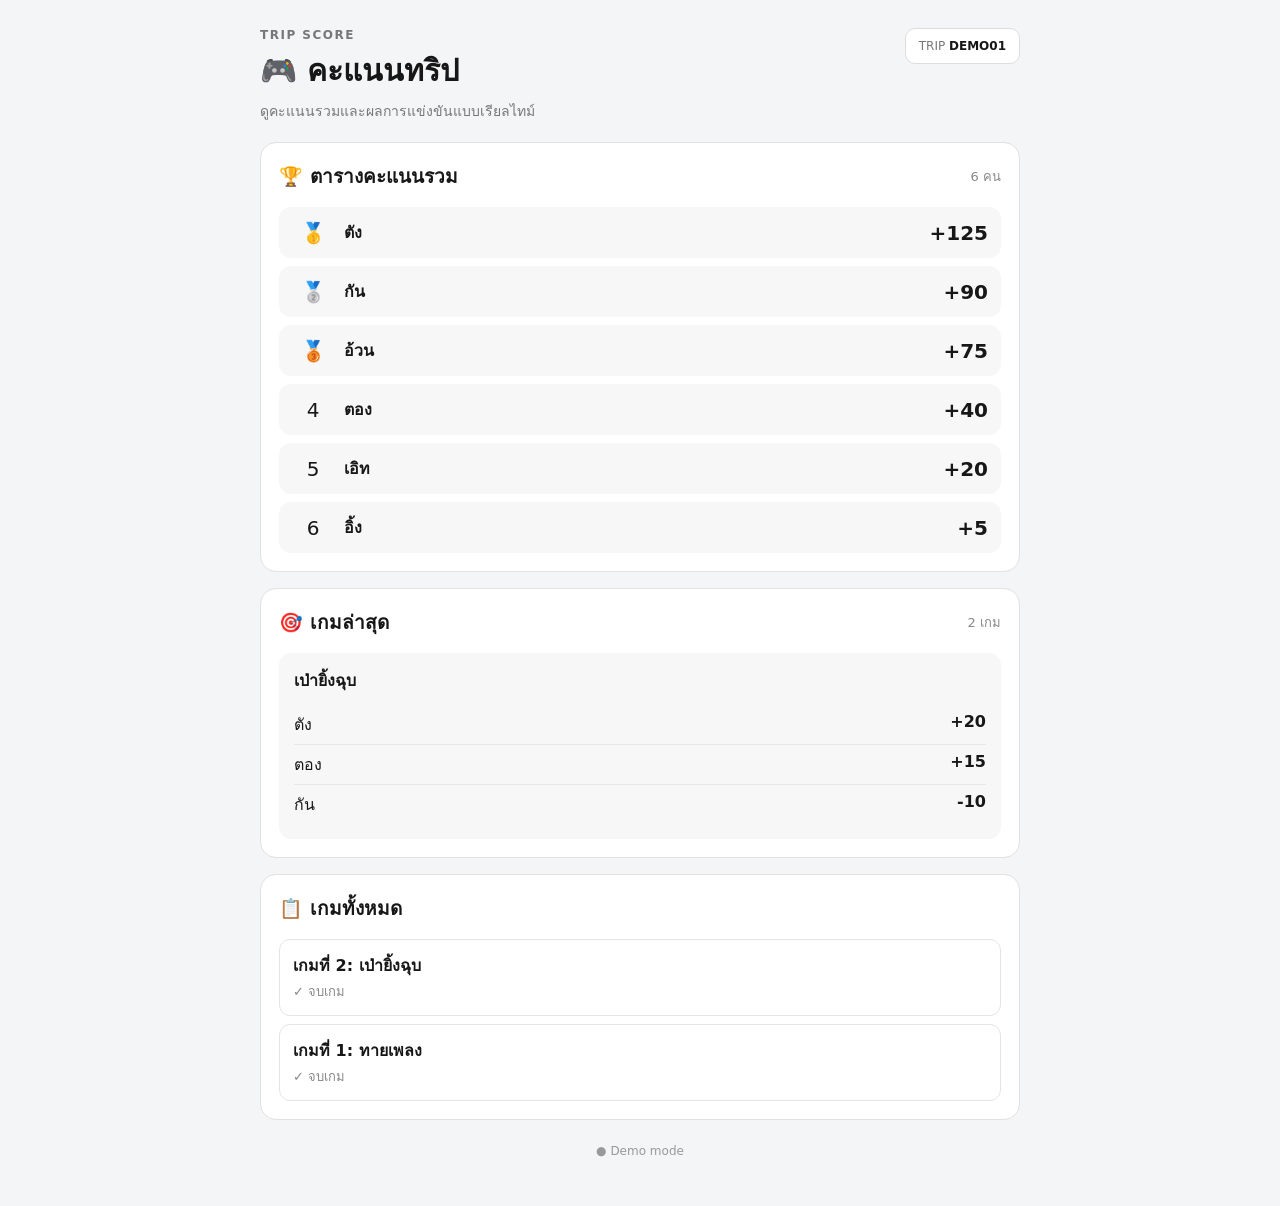
<file: index.html>
<!DOCTYPE html>
<html lang="th">
<head>
  <meta charset="UTF-8">
  <meta name="viewport" content="width=device-width, initial-scale=1.0">
  <title>Trip Score</title>
  <link rel="stylesheet" href="css/main.css">
</head>
<body>
  <main class="container">
    <header class="page-header">
      <div>
        <p class="eyebrow">TRIP SCORE</p>
        <h1>🎮 คะแนนทริป</h1>
        <p class="subtitle">ดูคะแนนรวมและผลการแข่งขันแบบเรียลไทม์</p>
      </div>
      <div class="trip-code">TRIP <strong id="tripCode">DEMO01</strong></div>
    </header>

    <section class="card">
      <div class="section-title">
        <h2>🏆 ตารางคะแนนรวม</h2>
        <span id="playerCount">0 คน</span>
      </div>
      <div id="leaderboard" class="leaderboard"></div>
    </section>

    <section class="card">
      <div class="section-title">
        <h2>🎯 เกมล่าสุด</h2>
        <span id="gameCount">0 เกม</span>
      </div>
      <div id="latestGame" class="game-summary"></div>
    </section>

    <section class="card">
      <div class="section-title">
        <h2>📋 เกมทั้งหมด</h2>
      </div>
      <div id="gameList" class="game-list"></div>
    </section>

    <footer>
      <span id="connectionStatus">● Demo mode</span>
    </footer>
  </main>

  <script src="js/home.js"></script>
</body>
</html>
</file>
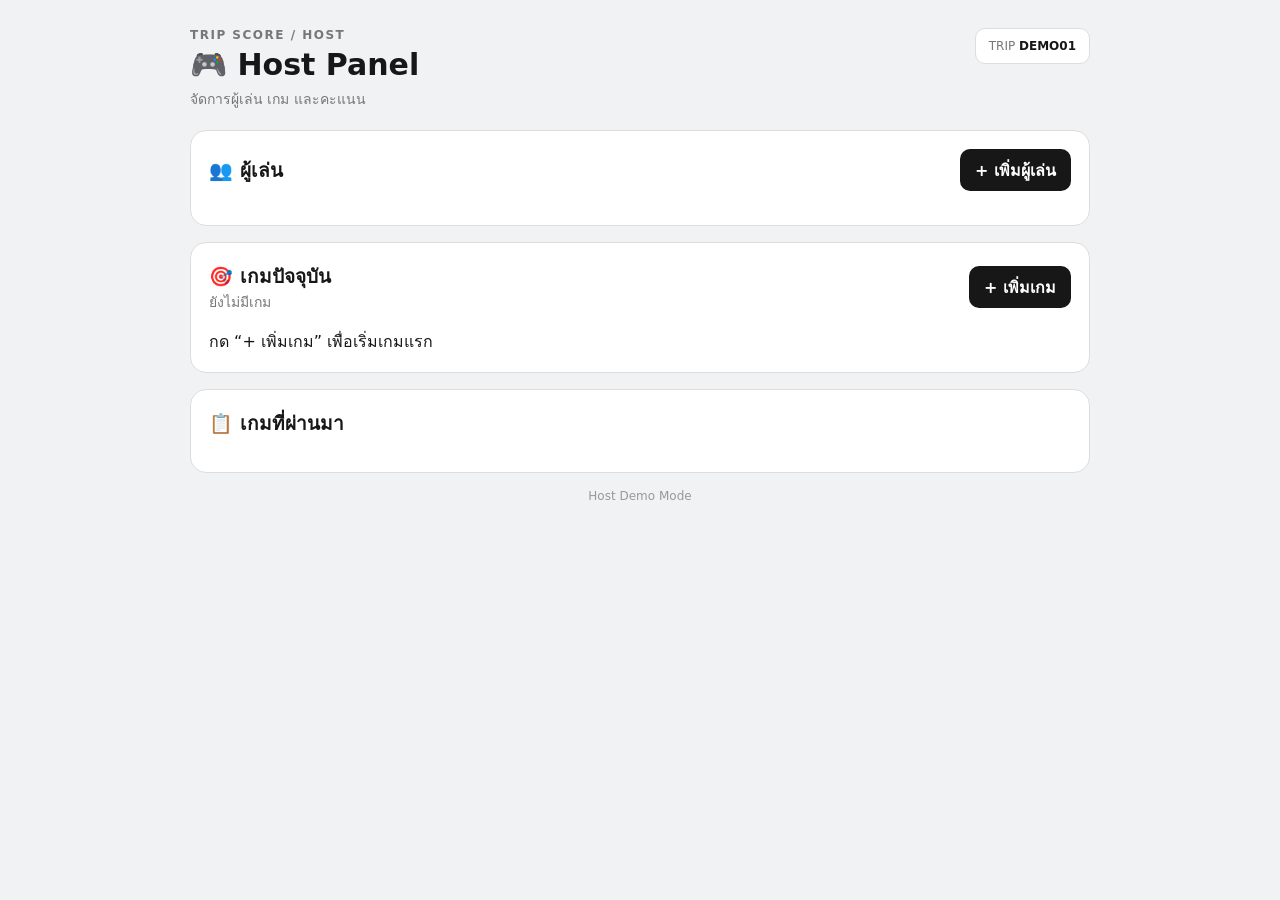
<file: host.html>
<!DOCTYPE html>
<html lang="th">
<head>
  <meta charset="UTF-8">
  <meta name="viewport" content="width=device-width, initial-scale=1.0">
  <title>Trip Score - Host</title>
  <link rel="stylesheet" href="css/host.css">
</head>
<body>
  <main class="host-container">
    <header class="host-header">
      <div>
        <p class="eyebrow">TRIP SCORE / HOST</p>
        <h1>🎮 Host Panel</h1>
        <p class="subtitle">จัดการผู้เล่น เกม และคะแนน</p>
      </div>
      <div class="trip-code">TRIP <strong id="tripCode">DEMO01</strong></div>
    </header>

    <section class="card">
      <div class="section-title">
        <h2>👥 ผู้เล่น</h2>
        <button class="btn primary" id="addPlayerBtn">+ เพิ่มผู้เล่น</button>
      </div>
      <div id="players" class="players"></div>
    </section>

    <section class="card">
      <div class="section-title">
        <div>
          <h2>🎯 เกมปัจจุบัน</h2>
          <p id="currentGameName" class="muted">ยังไม่มีเกม</p>
        </div>
        <button class="btn primary" id="addGameBtn">+ เพิ่มเกม</button>
      </div>

      <div id="scoreControls" class="score-controls">
        <div class="empty-state">กด “+ เพิ่มเกม” เพื่อเริ่มเกมแรก</div>
      </div>
    </section>

    <section class="card">
      <div class="section-title">
        <h2>📋 เกมที่ผ่านมา</h2>
      </div>
      <div id="gameHistory" class="game-history"></div>
    </section>

    <footer>
      <span>Host Demo Mode</span>
    </footer>
  </main>

  <script src="js/host.js"></script>
</body>
</html>
</file>
<file: css/main.css>
* {
  box-sizing: border-box;
}

:root {
  font-family: system-ui, -apple-system, BlinkMacSystemFont, "Segoe UI", sans-serif;
  color: #171717;
  background: #f4f5f7;
}

body {
  margin: 0;
  min-height: 100vh;
  background: #f4f5f7;
}

button {
  font: inherit;
}

.container {
  width: min(760px, calc(100% - 28px));
  margin: 0 auto;
  padding: 28px 0 40px;
}

.page-header {
  display: flex;
  justify-content: space-between;
  align-items: flex-start;
  gap: 20px;
  margin-bottom: 20px;
}

.eyebrow {
  margin: 0 0 5px;
  font-size: 12px;
  font-weight: 800;
  letter-spacing: 1.5px;
  color: #777;
}

h1, h2, p {
  margin-top: 0;
}

h1 {
  margin-bottom: 6px;
  font-size: 30px;
}

h2 {
  margin-bottom: 0;
  font-size: 19px;
}

.subtitle,
.muted {
  margin-bottom: 0;
  color: #777;
  font-size: 14px;
}

.trip-code {
  white-space: nowrap;
  padding: 10px 13px;
  border: 1px solid #ddd;
  border-radius: 10px;
  background: #fff;
  font-size: 12px;
  color: #777;
}

.trip-code strong {
  color: #171717;
}

.card {
  margin-bottom: 16px;
  padding: 18px;
  border: 1px solid #e1e1e1;
  border-radius: 16px;
  background: #fff;
}

.section-title {
  display: flex;
  align-items: center;
  justify-content: space-between;
  gap: 12px;
  margin-bottom: 16px;
}

.section-title > span {
  color: #888;
  font-size: 13px;
}

.leaderboard {
  display: grid;
  gap: 8px;
}

.player-row {
  display: grid;
  grid-template-columns: 42px 1fr auto;
  align-items: center;
  gap: 10px;
  padding: 13px;
  border-radius: 12px;
  background: #f7f7f8;
}

.rank {
  font-size: 20px;
  text-align: center;
}

.player-name {
  font-weight: 700;
}

.score {
  min-width: 70px;
  text-align: right;
  font-size: 20px;
  font-weight: 800;
}

.score.negative {
  color: #c62828;
}

.game-summary {
  padding: 15px;
  border-radius: 12px;
  background: #f7f7f8;
}

.game-title {
  margin-bottom: 12px;
  font-weight: 800;
}

.score-line {
  display: flex;
  justify-content: space-between;
  gap: 10px;
  padding: 7px 0;
  border-bottom: 1px solid #e8e8e8;
}

.score-line:last-child {
  border-bottom: 0;
}

.game-list {
  display: grid;
  gap: 8px;
}

.game-item {
  padding: 13px;
  border: 1px solid #e5e5e5;
  border-radius: 11px;
}

.game-item-title {
  font-weight: 700;
}

.game-item-meta {
  margin-top: 3px;
  color: #888;
  font-size: 13px;
}

.empty-state {
  padding: 25px 10px;
  text-align: center;
  color: #888;
}

footer {
  padding: 8px 0;
  color: #999;
  font-size: 12px;
  text-align: center;
}

@media (max-width: 560px) {
  .container {
    width: min(100% - 20px, 760px);
    padding-top: 18px;
  }

  .page-header {
    display: block;
  }

  .trip-code {
    display: inline-block;
    margin-top: 12px;
  }

  h1 {
    font-size: 26px;
  }

  .card {
    padding: 14px;
    border-radius: 13px;
  }
}
</file>
<file: css/host.css>
* {
  box-sizing: border-box;
}

:root {
  font-family: system-ui, -apple-system, BlinkMacSystemFont, "Segoe UI", sans-serif;
  color: #171717;
  background: #f1f2f4;
}

body {
  margin: 0;
  min-height: 100vh;
  background: #f1f2f4;
}

button,
input {
  font: inherit;
}

.host-container {
  width: min(900px, calc(100% - 28px));
  margin: 0 auto;
  padding: 28px 0 40px;
}

.host-header {
  display: flex;
  justify-content: space-between;
  align-items: flex-start;
  gap: 20px;
  margin-bottom: 20px;
}

.eyebrow {
  margin: 0 0 5px;
  color: #777;
  font-size: 12px;
  font-weight: 800;
  letter-spacing: 1.5px;
}

h1, h2, p {
  margin-top: 0;
}

h1 {
  margin-bottom: 6px;
  font-size: 30px;
}

h2 {
  margin-bottom: 0;
  font-size: 19px;
}

.subtitle,
.muted {
  margin-bottom: 0;
  color: #777;
  font-size: 14px;
}

.trip-code {
  padding: 10px 13px;
  white-space: nowrap;
  border: 1px solid #ddd;
  border-radius: 10px;
  background: #fff;
  color: #777;
  font-size: 12px;
}

.trip-code strong {
  color: #171717;
}

.card {
  margin-bottom: 16px;
  padding: 18px;
  border: 1px solid #ddd;
  border-radius: 16px;
  background: #fff;
}

.section-title {
  display: flex;
  align-items: center;
  justify-content: space-between;
  gap: 12px;
  margin-bottom: 16px;
}

.btn {
  min-height: 42px;
  padding: 0 15px;
  border: 0;
  border-radius: 10px;
  cursor: pointer;
  font-weight: 700;
}

.btn.primary {
  background: #171717;
  color: #fff;
}

.btn.small {
  min-width: 42px;
  padding: 0 10px;
}

.players {
  display: grid;
  gap: 10px;
}

.player-card {
  display: grid;
  grid-template-columns: 1fr auto;
  align-items: center;
  gap: 12px;
  padding: 13px;
  border-radius: 12px;
  background: #f7f7f8;
}

.player-info strong {
  display: block;
}

.player-total {
  margin-top: 2px;
  color: #777;
  font-size: 13px;
}

.player-buttons {
  display: flex;
  gap: 6px;
  flex-wrap: wrap;
  justify-content: flex-end;
}

.score-btn {
  min-width: 45px;
  height: 40px;
  padding: 0 8px;
  border: 1px solid #d8d8d8;
  border-radius: 9px;
  background: #fff;
  cursor: pointer;
  font-weight: 700;
}

.score-btn:hover {
  background: #eee;
}

.score-btn.custom {
  min-width: auto;
}

.score-controls {
  display: grid;
  gap: 10px;
}

.game-player-row {
  display: grid;
  grid-template-columns: 1fr auto;
  align-items: center;
  gap: 12px;
  padding: 13px;
  border-radius: 12px;
  background: #f7f7f8;
}

.current-score {
  margin-top: 3px;
  color: #777;
  font-size: 13px;
}

.game-actions {
  display: flex;
  justify-content: flex-end;
  gap: 8px;
  margin-top: 5px;
}

.game-history {
  display: grid;
  gap: 8px;
}

.history-item {
  padding: 13px;
  border: 1px solid #e5e5e5;
  border-radius: 11px;
}

.history-title {
  font-weight: 700;
}

.history-meta {
  margin-top: 3px;
  color: #888;
  font-size: 13px;
}

footer {
  color: #999;
  font-size: 12px;
  text-align: center;
}

@media (max-width: 600px) {
  .host-container {
    width: min(100% - 20px, 900px);
    padding-top: 18px;
  }

  .host-header {
    display: block;
  }

  .trip-code {
    display: inline-block;
    margin-top: 12px;
  }

  h1 {
    font-size: 26px;
  }

  .card {
    padding: 14px;
    border-radius: 13px;
  }

  .section-title {
    align-items: flex-start;
  }

  .player-card,
  .game-player-row {
    grid-template-columns: 1fr;
  }

  .player-buttons {
    justify-content: flex-start;
  }

  .score-btn {
    flex: 1;
  }
}
</file>
